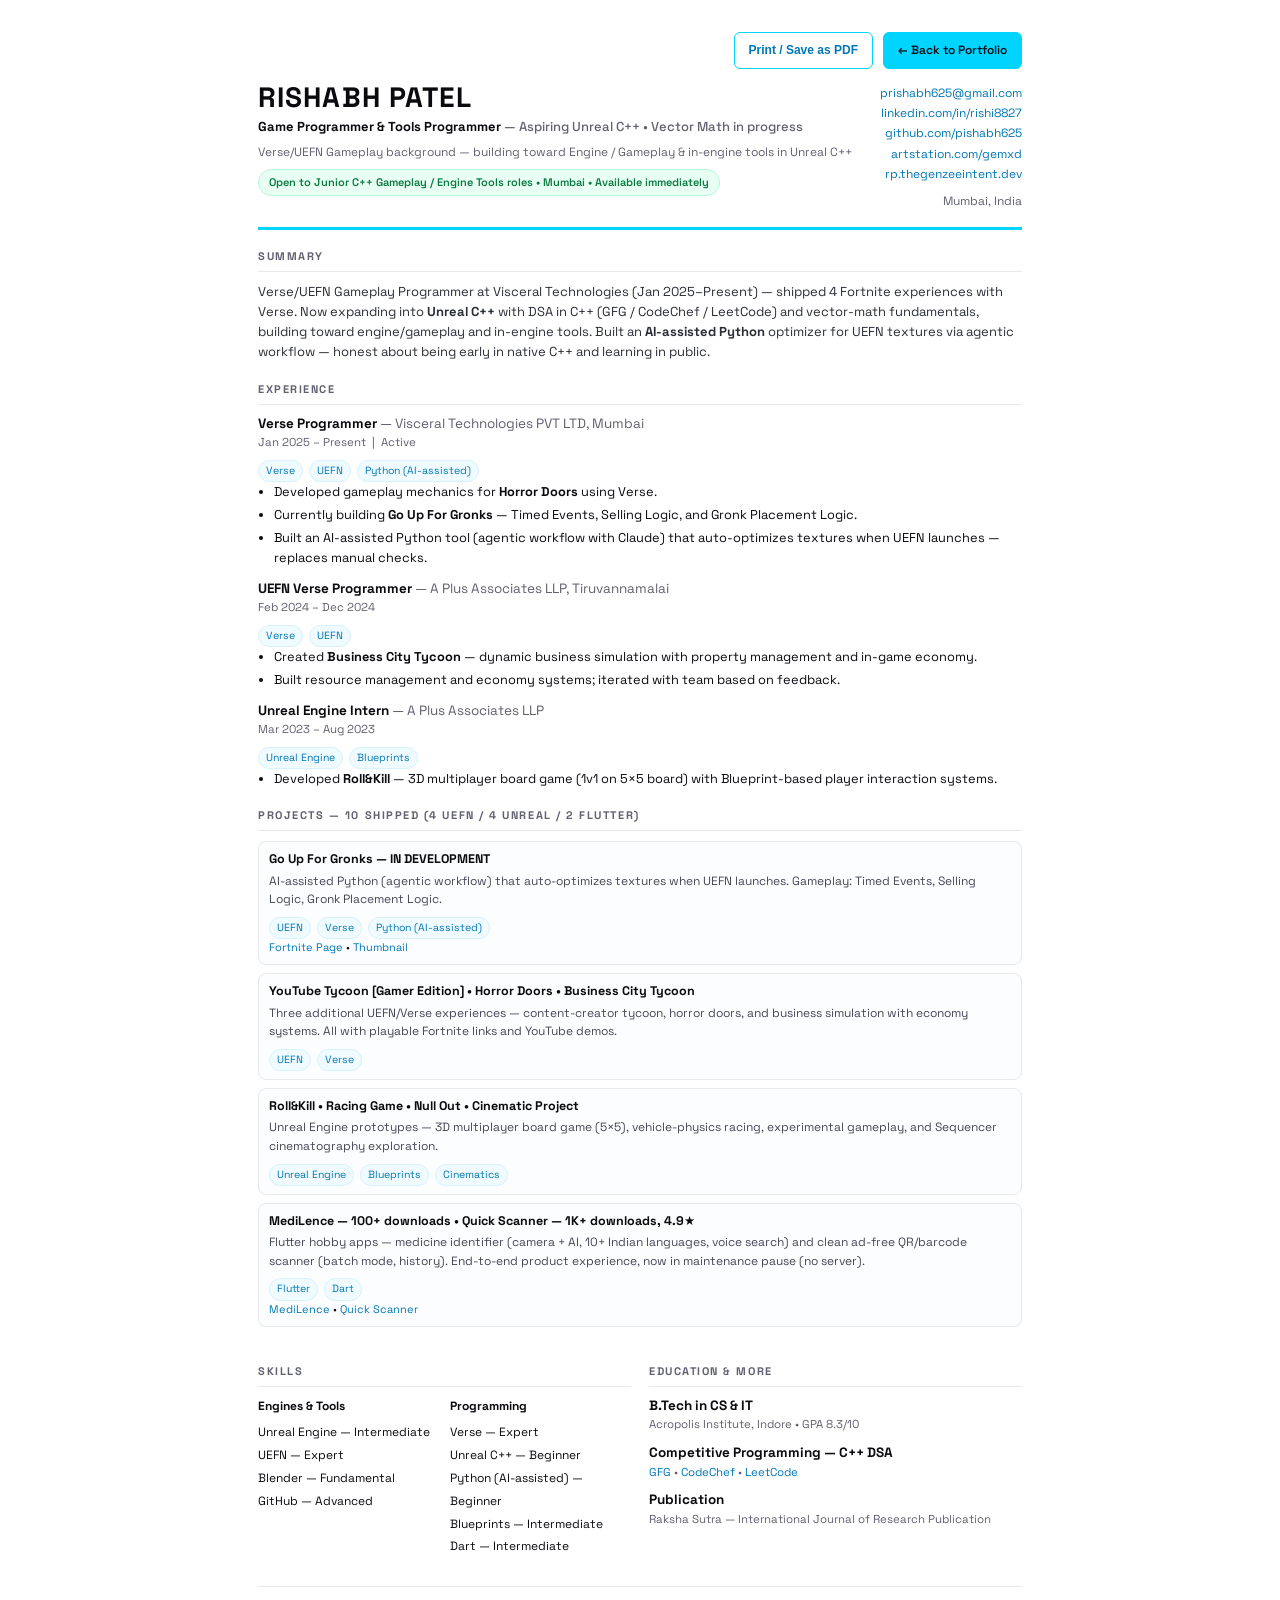
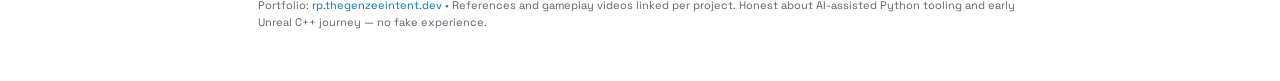
<file: resume.html>
<!DOCTYPE html>
<html lang="en">
<head>
<meta charset="UTF-8">
<meta name="viewport" content="width=device-width, initial-scale=1.0">
<title>Rishabh Patel — Resume</title>
<meta name="description" content="Resume of Rishabh Patel — Game Programmer & Tools Programmer, aspiring Unreal C++ — gameplay systems, vector math, and in-engine tools.">
<link href="https://fonts.googleapis.com/css2?family=Space+Grotesk:wght@400;500;600;700&family=JetBrains+Mono:wght@400;500&display=swap" rel="stylesheet">
<style>
:root{--accent:#00d4ff;--text:#0a0a0f;--muted:#606070;--border:#e6e8eb;--bg:#ffffff}
*{margin:0;padding:0;box-sizing:border-box}
body{font-family:'Space Grotesk',system-ui,sans-serif;color:var(--text);background:var(--bg);line-height:1.55;font-size:13.5px}
a{color:#0077b6;text-decoration:none}
a:hover{text-decoration:underline}
.page{max-width:820px;margin:0 auto;padding:32px 28px}
.header{display:flex;justify-content:space-between;gap:24px;border-bottom:3px solid var(--accent);padding-bottom:16px;margin-bottom:18px}
.header h1{font-size:28px;letter-spacing:0.04em;line-height:1}
.header .role{font-size:13px;color:var(--muted);margin-top:6px;font-weight:500}
.header .role strong{color:var(--text)}
.contact{font-size:12px;text-align:right;line-height:1.7}
.contact a{word-break:break-all}
.availability{display:inline-block;margin-top:8px;padding:4px 10px;background:#e8fff3;border:1px solid #b6f5d8;border-radius:20px;font-size:11px;color:#0a7a42;font-weight:600}
.section{margin:18px 0}
.section h2{font-size:11px;letter-spacing:0.14em;text-transform:uppercase;color:var(--muted);border-bottom:1px solid var(--border);padding-bottom:6px;margin-bottom:10px}
.summary{color:#2b2e38;font-size:13px}
.grid2{display:grid;grid-template-columns:1fr 1fr;gap:18px}
.item{margin-bottom:12px}
.item:last-child{margin-bottom:0}
.item h3{font-size:13.5px;line-height:1.3}
.item h3 span{font-weight:400;color:var(--muted)}
.item .meta{font-size:11.5px;color:var(--muted);margin:2px 0 4px}
.item ul{margin-left:16px}
.item li{margin-bottom:3px;font-size:12.8px}
.tag{display:inline-block;font-size:10.5px;padding:2px 7px;border:1px solid #d6f2ff;background:#f0fbff;color:#0077b6;border-radius:20px;margin-right:6px;margin-top:4px}
.skills{display:grid;grid-template-columns:1fr 1fr;gap:10px}
.skill-group h3{font-size:12px;margin-bottom:6px}
.pills{font-size:12px;line-height:1.9}
.projects{display:grid;grid-template-columns:1fr;gap:8px}
.proj{padding:8px 10px;border:1px solid var(--border);border-radius:8px;background:#fcfdff}
.proj h3{font-size:12.5px}
.proj p{font-size:12px;color:#444856;margin:2px 0 4px}
.proj .links{font-size:11px}
@media print{
  body{background:#fff}
  .no-print{display:none !important}
  .page{padding:18px 20px}
  a{color:var(--text) !important}
  .proj{break-inside:avoid}
}
.btn{display:inline-block;padding:8px 14px;border:1px solid var(--accent);border-radius:6px;font-size:12px;font-weight:600;background:#fff;color:#0077b6;cursor:pointer}
.btn-primary{background:var(--accent);color:#001018;border-color:var(--accent)}
.toolbar{display:flex;gap:10px;justify-content:flex-end;margin-bottom:14px}
</style>
</head>
<body>
<div class="page">
  <div class="toolbar no-print">
    <button class="btn" onclick="window.print()">Print / Save as PDF</button>
    <a class="btn btn-primary" href="index.html">← Back to Portfolio</a>
  </div>

  <div class="header">
    <div>
      <h1>RISHABH PATEL</h1>
      <div class="role"><strong>Game Programmer &amp; Tools Programmer</strong> — Aspiring Unreal C++ • Vector Math in progress</div>
      <div class="meta" style="font-size:12px;color:var(--muted);margin-top:6px">Verse/UEFN Gameplay background — building toward Engine / Gameplay &amp; in-engine tools in Unreal C++</div>
      <div class="availability">Open to Junior C++ Gameplay / Engine Tools roles • Mumbai • Available immediately</div>
    </div>
    <div class="contact">
      <div><a href="mailto:prishabh625@gmail.com">prishabh625@gmail.com</a></div>
      <div><a href="https://linkedin.com/in/rishi8827" target="_blank">linkedin.com/in/rishi8827</a></div>
      <div><a href="https://github.com/pishabh625" target="_blank">github.com/pishabh625</a></div>
      <div><a href="https://www.artstation.com/gemxd" target="_blank">artstation.com/gemxd</a></div>
      <div><a href="https://rp.thegenzeeintent.dev" target="_blank">rp.thegenzeeintent.dev</a></div>
      <div style="margin-top:6px;color:var(--muted)">Mumbai, India</div>
    </div>
  </div>

  <div class="section">
    <h2>Summary</h2>
    <p class="summary">Verse/UEFN Gameplay Programmer at Visceral Technologies (Jan 2025–Present) — shipped 4 Fortnite experiences with Verse. Now expanding into <strong>Unreal C++</strong> with DSA in C++ (GFG / CodeChef / LeetCode) and vector-math fundamentals, building toward engine/gameplay and in-engine tools. Built an <strong>AI-assisted Python</strong> optimizer for UEFN textures via agentic workflow — honest about being early in native C++ and learning in public.</p>
  </div>

  <div class="section">
    <h2>Experience</h2>
    <div class="item">
      <h3>Verse Programmer <span>— Visceral Technologies PVT LTD, Mumbai</span></h3>
      <div class="meta">Jan 2025 – Present &nbsp;|&nbsp; Active</div>
      <div><span class="tag">Verse</span><span class="tag">UEFN</span><span class="tag">Python (AI-assisted)</span></div>
      <ul>
        <li>Developed gameplay mechanics for <strong>Horror Doors</strong> using Verse.</li>
        <li>Currently building <strong>Go Up For Gronks</strong> — Timed Events, Selling Logic, and Gronk Placement Logic.</li>
        <li>Built an AI-assisted Python tool (agentic workflow with Claude) that auto-optimizes textures when UEFN launches — replaces manual checks.</li>
      </ul>
    </div>
    <div class="item">
      <h3>UEFN Verse Programmer <span>— A Plus Associates LLP, Tiruvannamalai</span></h3>
      <div class="meta">Feb 2024 – Dec 2024</div>
      <div><span class="tag">Verse</span><span class="tag">UEFN</span></div>
      <ul>
        <li>Created <strong>Business City Tycoon</strong> — dynamic business simulation with property management and in-game economy.</li>
        <li>Built resource management and economy systems; iterated with team based on feedback.</li>
      </ul>
    </div>
    <div class="item">
      <h3>Unreal Engine Intern <span>— A Plus Associates LLP</span></h3>
      <div class="meta">Mar 2023 – Aug 2023</div>
      <div><span class="tag">Unreal Engine</span><span class="tag">Blueprints</span></div>
      <ul>
        <li>Developed <strong>Roll&amp;Kill</strong> — 3D multiplayer board game (1v1 on 5×5 board) with Blueprint-based player interaction systems.</li>
      </ul>
    </div>
  </div>

  <div class="section">
    <h2>Projects — 10 shipped (4 UEFN / 4 Unreal / 2 Flutter)</h2>
    <div class="projects">
      <div class="proj">
        <h3>Go Up For Gronks — IN DEVELOPMENT</h3>
        <p>AI-assisted Python (agentic workflow) that auto-optimizes textures when UEFN launches. Gameplay: Timed Events, Selling Logic, Gronk Placement Logic.</p>
        <div><span class="tag">UEFN</span><span class="tag">Verse</span><span class="tag">Python (AI-assisted)</span></div>
        <div class="links"><a href="https://www.fortnite.com/@playpalrealms/6902-4316-6690" target="_blank">Fortnite Page</a> • <a href="https://cdn-0001.qstv.on.epicgames.com/JrXTGxTKIcDQznlHUl/image/landscape_comp_b.jpeg" target="_blank">Thumbnail</a></div>
      </div>
      <div class="proj">
        <h3>YouTube Tycoon [Gamer Edition] • Horror Doors • Business City Tycoon</h3>
        <p>Three additional UEFN/Verse experiences — content-creator tycoon, horror doors, and business simulation with economy systems. All with playable Fortnite links and YouTube demos.</p>
        <div><span class="tag">UEFN</span><span class="tag">Verse</span></div>
      </div>
      <div class="proj">
        <h3>Roll&amp;Kill • Racing Game • Null Out • Cinematic Project</h3>
        <p>Unreal Engine prototypes — 3D multiplayer board game (5×5), vehicle-physics racing, experimental gameplay, and Sequencer cinematography exploration.</p>
        <div><span class="tag">Unreal Engine</span><span class="tag">Blueprints</span><span class="tag">Cinematics</span></div>
      </div>
      <div class="proj">
        <h3>MediLence — 100+ downloads • Quick Scanner — 1K+ downloads, 4.9★</h3>
        <p>Flutter hobby apps — medicine identifier (camera + AI, 10+ Indian languages, voice search) and clean ad-free QR/barcode scanner (batch mode, history). End-to-end product experience, now in maintenance pause (no server).</p>
        <div><span class="tag">Flutter</span><span class="tag">Dart</span></div>
        <div class="links"><a href="https://play.google.com/store/apps/details?id=com.thegenzee.medilence&hl=en" target="_blank">MediLence</a> • <a href="https://play.google.com/store/apps/details?id=com.GenZ.QuickScanner&hl=en" target="_blank">Quick Scanner</a></div>
      </div>
    </div>
  </div>

  <div class="grid2">
    <div class="section">
      <h2>Skills</h2>
      <div class="skills">
        <div class="skill-group">
          <h3>Engines &amp; Tools</h3>
          <div class="pills">Unreal Engine — Intermediate<br>UEFN — Expert<br>Blender — Fundamental<br>GitHub — Advanced</div>
        </div>
        <div class="skill-group">
          <h3>Programming</h3>
          <div class="pills">Verse — Expert<br>Unreal C++ — Beginner<br>Python (AI-assisted) — Beginner<br>Blueprints — Intermediate<br>Dart — Intermediate</div>
        </div>
      </div>
    </div>
    <div class="section">
      <h2>Education &amp; More</h2>
      <div class="item" style="margin-bottom:10px">
        <h3>B.Tech in CS &amp; IT</h3>
        <div class="meta">Acropolis Institute, Indore • GPA 8.3/10</div>
      </div>
      <div class="item" style="margin-bottom:10px">
        <h3>Competitive Programming — C++ DSA</h3>
        <div class="meta"><a href="https://www.geeksforgeeks.org/user/prishabh625/" target="_blank">GFG</a> • <a href="https://www.codechef.com/users/code_active" target="_blank">CodeChef</a> • <a href="https://leetcode.com/u/gemxd/" target="_blank">LeetCode</a></div>
      </div>
      <div class="item">
        <h3>Publication</h3>
        <div class="meta">Raksha Sutra — International Journal of Research Publication</div>
      </div>
    </div>
  </div>

  <div class="section" style="border-top:1px solid var(--border);padding-top:10px;margin-top:10px">
    <div style="font-size:11px;color:var(--muted)">Portfolio: <a href="https://rp.thegenzeeintent.dev">rp.thegenzeeintent.dev</a> • References and gameplay videos linked per project. Honest about AI-assisted Python tooling and early Unreal C++ journey — no fake experience.</div>
  </div>
</div>
</body>
</html>
</file>
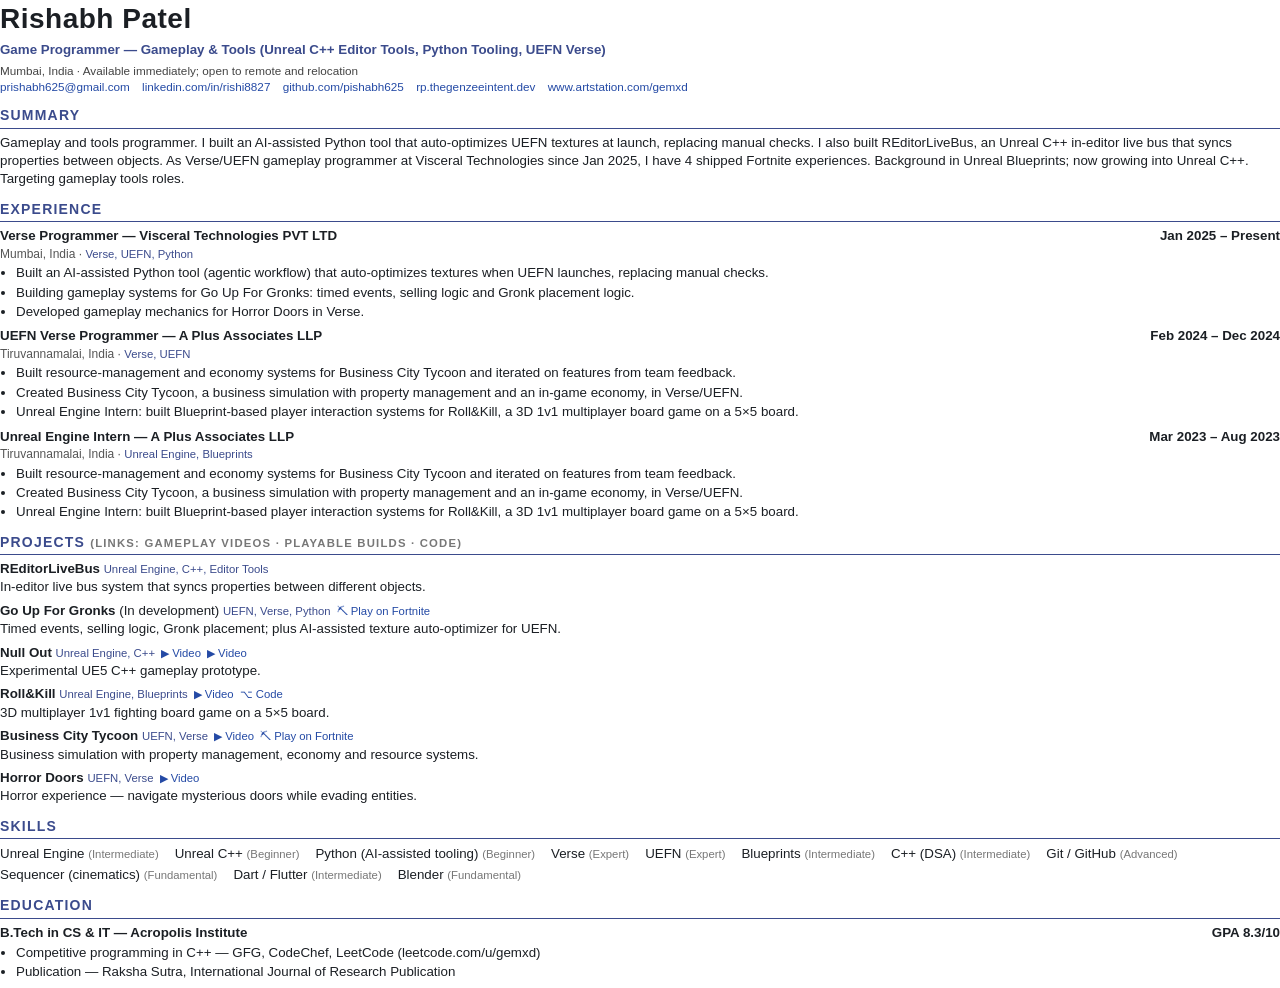
<file: r/gardens-gameplay-tools-engineer.html>
<!doctype html><html><head><meta charset="utf-8"><meta name="viewport" content="width=device-width">
<title>Rishabh Patel — Resume</title><style>
@page{size:A4;margin:12mm 13mm}body{font:10pt/1.38 'Segoe UI',Roboto,Helvetica,Arial,sans-serif;color:#1b1f24;margin:0}
h1{font-size:21pt;margin:0;letter-spacing:.5px}.head{font-weight:600;color:#3b4b8c;margin:2px 0 4px}
.contact{font-size:8.8pt;color:#444}.contact a{color:#244aa5;text-decoration:none;margin-right:9px}
h2{font-size:10.5pt;text-transform:uppercase;letter-spacing:1.2px;color:#3b4b8c;border-bottom:1.4px solid #3b4b8c;
margin:11px 0 5px;padding-bottom:2px;break-after:avoid}.p,.row{break-inside:avoid}.row{display:flex;justify-content:space-between;font-weight:600}
.sub{color:#555;font-size:9pt}ul{margin:2px 0 6px 16px;padding:0}li{margin:1px 0}
.tech{font-size:8.5pt;color:#3b4b8c}.p{margin:0 0 5px}.p b{font-weight:600}.links a{font-size:8.5pt;color:#244aa5;
margin-left:6px;text-decoration:none}.skills span{display:inline-block;margin:1px 8px 1px 0}.lvl{color:#777;font-size:8.5pt}
</style></head><body>
<h1>Rishabh Patel</h1><div class="head">Game Programmer — Gameplay &amp; Tools (Unreal C++ Editor Tools, Python Tooling, UEFN Verse)</div>
<div class="contact">Mumbai, India · Available immediately; open to remote and relocation<br><a href="mailto:prishabh625@gmail.com">prishabh625@gmail.com</a> <a href="https://linkedin.com/in/rishi8827">linkedin.com/in/rishi8827</a> <a href="https://github.com/pishabh625">github.com/pishabh625</a> <a href="https://rp.thegenzeeintent.dev">rp.thegenzeeintent.dev</a> <a href="https://www.artstation.com/gemxd">www.artstation.com/gemxd</a></div>
<h2>Summary</h2><div>Gameplay and tools programmer. I built an AI-assisted Python tool that auto-optimizes UEFN textures at launch, replacing manual checks. I also built REditorLiveBus, an Unreal C++ in-editor live bus that syncs properties between objects. As Verse/UEFN gameplay programmer at Visceral Technologies since Jan 2025, I have 4 shipped Fortnite experiences. Background in Unreal Blueprints; now growing into Unreal C++. Targeting gameplay tools roles.</div>
<h2>Experience</h2><div class="row"><span>Verse Programmer — Visceral Technologies PVT LTD</span><span>Jan 2025 – Present</span></div><div class="sub">Mumbai, India · <span class="tech">Verse, UEFN, Python</span></div><ul><li>Built an AI-assisted Python tool (agentic workflow) that auto-optimizes textures when UEFN launches, replacing manual checks.</li><li>Building gameplay systems for Go Up For Gronks: timed events, selling logic and Gronk placement logic.</li><li>Developed gameplay mechanics for Horror Doors in Verse.</li></ul><div class="row"><span>UEFN Verse Programmer — A Plus Associates LLP</span><span>Feb 2024 – Dec 2024</span></div><div class="sub">Tiruvannamalai, India · <span class="tech">Verse, UEFN</span></div><ul><li>Built resource-management and economy systems for Business City Tycoon and iterated on features from team feedback.</li><li>Created Business City Tycoon, a business simulation with property management and an in-game economy, in Verse/UEFN.</li><li>Unreal Engine Intern: built Blueprint-based player interaction systems for Roll&amp;Kill, a 3D 1v1 multiplayer board game on a 5×5 board.</li></ul><div class="row"><span>Unreal Engine Intern — A Plus Associates LLP</span><span>Mar 2023 – Aug 2023</span></div><div class="sub">Tiruvannamalai, India · <span class="tech">Unreal Engine, Blueprints</span></div><ul><li>Built resource-management and economy systems for Business City Tycoon and iterated on features from team feedback.</li><li>Created Business City Tycoon, a business simulation with property management and an in-game economy, in Verse/UEFN.</li><li>Unreal Engine Intern: built Blueprint-based player interaction systems for Roll&amp;Kill, a 3D 1v1 multiplayer board game on a 5×5 board.</li></ul><h2>Projects <span class="lvl">(links: gameplay videos · playable builds · code)</span></h2><div class="p"><b>REditorLiveBus</b> <span class="tech">Unreal Engine, C++, Editor Tools</span><span class="links"></span><br>In-editor live bus system that syncs properties between different objects.</div><div class="p"><b>Go Up For Gronks</b> (In development) <span class="tech">UEFN, Verse, Python</span><span class="links"><a href="https://www.fortnite.com/@playpalrealms/6902-4316-6690">⛏ Play on Fortnite</a></span><br>Timed events, selling logic, Gronk placement; plus AI-assisted texture auto-optimizer for UEFN.</div><div class="p"><b>Null Out</b> <span class="tech">Unreal Engine, C++</span><span class="links"><a href="https://youtu.be/wS1lsuQgSno">▶ Video</a><a href="https://youtu.be/ffDXb5WtDow">▶ Video</a></span><br>Experimental UE5 C++ gameplay prototype.</div><div class="p"><b>Roll&amp;Kill</b> <span class="tech">Unreal Engine, Blueprints</span><span class="links"><a href="https://youtu.be/gpSlpr4Niwk">▶ Video</a><a href="https://github.com/pishabh625/RollAndKill">⌥ Code</a></span><br>3D multiplayer 1v1 fighting board game on a 5×5 board.</div><div class="p"><b>Business City Tycoon</b> <span class="tech">UEFN, Verse</span><span class="links"><a href="https://www.youtube.com/live/HSUJSkYp_yU">▶ Video</a><a href="https://www.fortnite.com/@abc_games/2988-6445-6712">⛏ Play on Fortnite</a></span><br>Business simulation with property management, economy and resource systems.</div><div class="p"><b>Horror Doors</b> <span class="tech">UEFN, Verse</span><span class="links"><a href="https://youtu.be/DD2WecP47dg">▶ Video</a></span><br>Horror experience — navigate mysterious doors while evading entities.</div>
<h2>Skills</h2><div class="skills"><span>Unreal Engine <span class="lvl">(Intermediate)</span></span><span>Unreal C++ <span class="lvl">(Beginner)</span></span><span>Python (AI-assisted tooling) <span class="lvl">(Beginner)</span></span><span>Verse <span class="lvl">(Expert)</span></span><span>UEFN <span class="lvl">(Expert)</span></span><span>Blueprints <span class="lvl">(Intermediate)</span></span><span>C++ (DSA) <span class="lvl">(Intermediate)</span></span><span>Git / GitHub <span class="lvl">(Advanced)</span></span><span>Sequencer (cinematics) <span class="lvl">(Fundamental)</span></span><span>Dart / Flutter <span class="lvl">(Intermediate)</span></span><span>Blender <span class="lvl">(Fundamental)</span></span></div><h2>Education</h2><div class="row"><span>B.Tech in CS &amp; IT — Acropolis Institute</span><span>GPA 8.3/10</span></div><ul><li>Competitive programming in C++ — GFG, CodeChef, LeetCode (leetcode.com/u/gemxd)</li><li>Publication — Raksha Sutra, International Journal of Research Publication</li></ul></body></html>
</file>
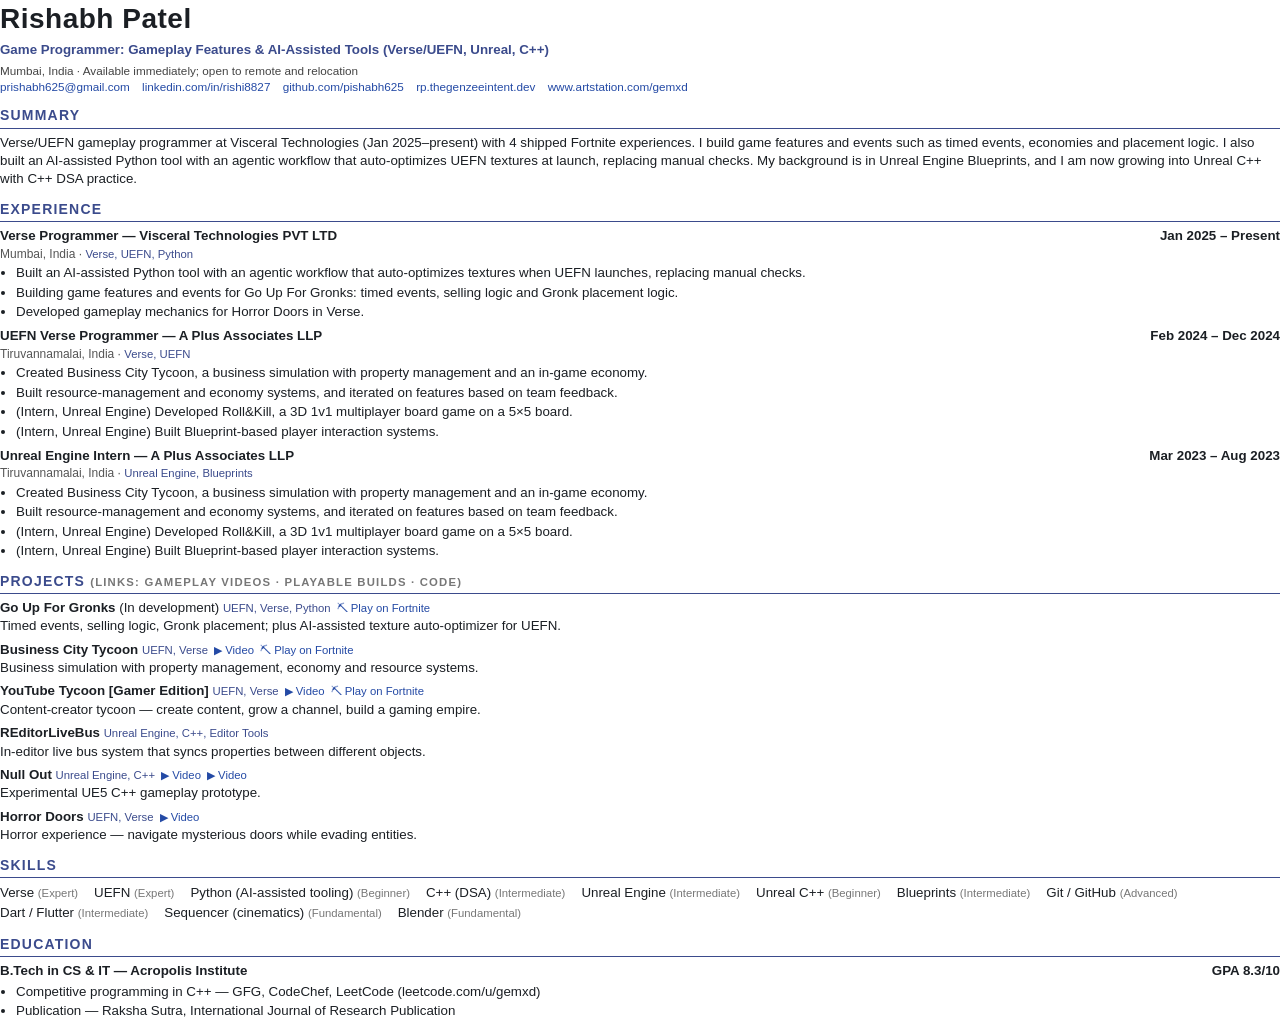
<file: r/playrix-game-ai-engineer.html>
<!doctype html><html><head><meta charset="utf-8"><meta name="viewport" content="width=device-width">
<title>Rishabh Patel — Resume</title><style>
@page{size:A4;margin:12mm 13mm}body{font:10pt/1.38 'Segoe UI',Roboto,Helvetica,Arial,sans-serif;color:#1b1f24;margin:0}
h1{font-size:21pt;margin:0;letter-spacing:.5px}.head{font-weight:600;color:#3b4b8c;margin:2px 0 4px}
.contact{font-size:8.8pt;color:#444}.contact a{color:#244aa5;text-decoration:none;margin-right:9px}
h2{font-size:10.5pt;text-transform:uppercase;letter-spacing:1.2px;color:#3b4b8c;border-bottom:1.4px solid #3b4b8c;
margin:11px 0 5px;padding-bottom:2px;break-after:avoid}.p,.row{break-inside:avoid}.row{display:flex;justify-content:space-between;font-weight:600}
.sub{color:#555;font-size:9pt}ul{margin:2px 0 6px 16px;padding:0}li{margin:1px 0}
.tech{font-size:8.5pt;color:#3b4b8c}.p{margin:0 0 5px}.p b{font-weight:600}.links a{font-size:8.5pt;color:#244aa5;
margin-left:6px;text-decoration:none}.skills span{display:inline-block;margin:1px 8px 1px 0}.lvl{color:#777;font-size:8.5pt}
</style></head><body>
<h1>Rishabh Patel</h1><div class="head">Game Programmer: Gameplay Features &amp; AI-Assisted Tools (Verse/UEFN, Unreal, C++)</div>
<div class="contact">Mumbai, India · Available immediately; open to remote and relocation<br><a href="mailto:prishabh625@gmail.com">prishabh625@gmail.com</a> <a href="https://linkedin.com/in/rishi8827">linkedin.com/in/rishi8827</a> <a href="https://github.com/pishabh625">github.com/pishabh625</a> <a href="https://rp.thegenzeeintent.dev">rp.thegenzeeintent.dev</a> <a href="https://www.artstation.com/gemxd">www.artstation.com/gemxd</a></div>
<h2>Summary</h2><div>Verse/UEFN gameplay programmer at Visceral Technologies (Jan 2025–present) with 4 shipped Fortnite experiences. I build game features and events such as timed events, economies and placement logic. I also built an AI-assisted Python tool with an agentic workflow that auto-optimizes UEFN textures at launch, replacing manual checks. My background is in Unreal Engine Blueprints, and I am now growing into Unreal C++ with C++ DSA practice.</div>
<h2>Experience</h2><div class="row"><span>Verse Programmer — Visceral Technologies PVT LTD</span><span>Jan 2025 – Present</span></div><div class="sub">Mumbai, India · <span class="tech">Verse, UEFN, Python</span></div><ul><li>Built an AI-assisted Python tool with an agentic workflow that auto-optimizes textures when UEFN launches, replacing manual checks.</li><li>Building game features and events for Go Up For Gronks: timed events, selling logic and Gronk placement logic.</li><li>Developed gameplay mechanics for Horror Doors in Verse.</li></ul><div class="row"><span>UEFN Verse Programmer — A Plus Associates LLP</span><span>Feb 2024 – Dec 2024</span></div><div class="sub">Tiruvannamalai, India · <span class="tech">Verse, UEFN</span></div><ul><li>Created Business City Tycoon, a business simulation with property management and an in-game economy.</li><li>Built resource-management and economy systems, and iterated on features based on team feedback.</li><li>(Intern, Unreal Engine) Developed Roll&amp;Kill, a 3D 1v1 multiplayer board game on a 5×5 board.</li><li>(Intern, Unreal Engine) Built Blueprint-based player interaction systems.</li></ul><div class="row"><span>Unreal Engine Intern — A Plus Associates LLP</span><span>Mar 2023 – Aug 2023</span></div><div class="sub">Tiruvannamalai, India · <span class="tech">Unreal Engine, Blueprints</span></div><ul><li>Created Business City Tycoon, a business simulation with property management and an in-game economy.</li><li>Built resource-management and economy systems, and iterated on features based on team feedback.</li><li>(Intern, Unreal Engine) Developed Roll&amp;Kill, a 3D 1v1 multiplayer board game on a 5×5 board.</li><li>(Intern, Unreal Engine) Built Blueprint-based player interaction systems.</li></ul><h2>Projects <span class="lvl">(links: gameplay videos · playable builds · code)</span></h2><div class="p"><b>Go Up For Gronks</b> (In development) <span class="tech">UEFN, Verse, Python</span><span class="links"><a href="https://www.fortnite.com/@playpalrealms/6902-4316-6690">⛏ Play on Fortnite</a></span><br>Timed events, selling logic, Gronk placement; plus AI-assisted texture auto-optimizer for UEFN.</div><div class="p"><b>Business City Tycoon</b> <span class="tech">UEFN, Verse</span><span class="links"><a href="https://www.youtube.com/live/HSUJSkYp_yU">▶ Video</a><a href="https://www.fortnite.com/@abc_games/2988-6445-6712">⛏ Play on Fortnite</a></span><br>Business simulation with property management, economy and resource systems.</div><div class="p"><b>YouTube Tycoon [Gamer Edition]</b> <span class="tech">UEFN, Verse</span><span class="links"><a href="https://youtu.be/LmSY0nyKYaU">▶ Video</a><a href="https://www.fortnite.com/@playpalrealms/5872-1683-6309">⛏ Play on Fortnite</a></span><br>Content-creator tycoon — create content, grow a channel, build a gaming empire.</div><div class="p"><b>REditorLiveBus</b> <span class="tech">Unreal Engine, C++, Editor Tools</span><span class="links"></span><br>In-editor live bus system that syncs properties between different objects.</div><div class="p"><b>Null Out</b> <span class="tech">Unreal Engine, C++</span><span class="links"><a href="https://youtu.be/wS1lsuQgSno">▶ Video</a><a href="https://youtu.be/ffDXb5WtDow">▶ Video</a></span><br>Experimental UE5 C++ gameplay prototype.</div><div class="p"><b>Horror Doors</b> <span class="tech">UEFN, Verse</span><span class="links"><a href="https://youtu.be/DD2WecP47dg">▶ Video</a></span><br>Horror experience — navigate mysterious doors while evading entities.</div>
<h2>Skills</h2><div class="skills"><span>Verse <span class="lvl">(Expert)</span></span><span>UEFN <span class="lvl">(Expert)</span></span><span>Python (AI-assisted tooling) <span class="lvl">(Beginner)</span></span><span>C++ (DSA) <span class="lvl">(Intermediate)</span></span><span>Unreal Engine <span class="lvl">(Intermediate)</span></span><span>Unreal C++ <span class="lvl">(Beginner)</span></span><span>Blueprints <span class="lvl">(Intermediate)</span></span><span>Git / GitHub <span class="lvl">(Advanced)</span></span><span>Dart / Flutter <span class="lvl">(Intermediate)</span></span><span>Sequencer (cinematics) <span class="lvl">(Fundamental)</span></span><span>Blender <span class="lvl">(Fundamental)</span></span></div><h2>Education</h2><div class="row"><span>B.Tech in CS &amp; IT — Acropolis Institute</span><span>GPA 8.3/10</span></div><ul><li>Competitive programming in C++ — GFG, CodeChef, LeetCode (leetcode.com/u/gemxd)</li><li>Publication — Raksha Sutra, International Journal of Research Publication</li></ul></body></html>
</file>
